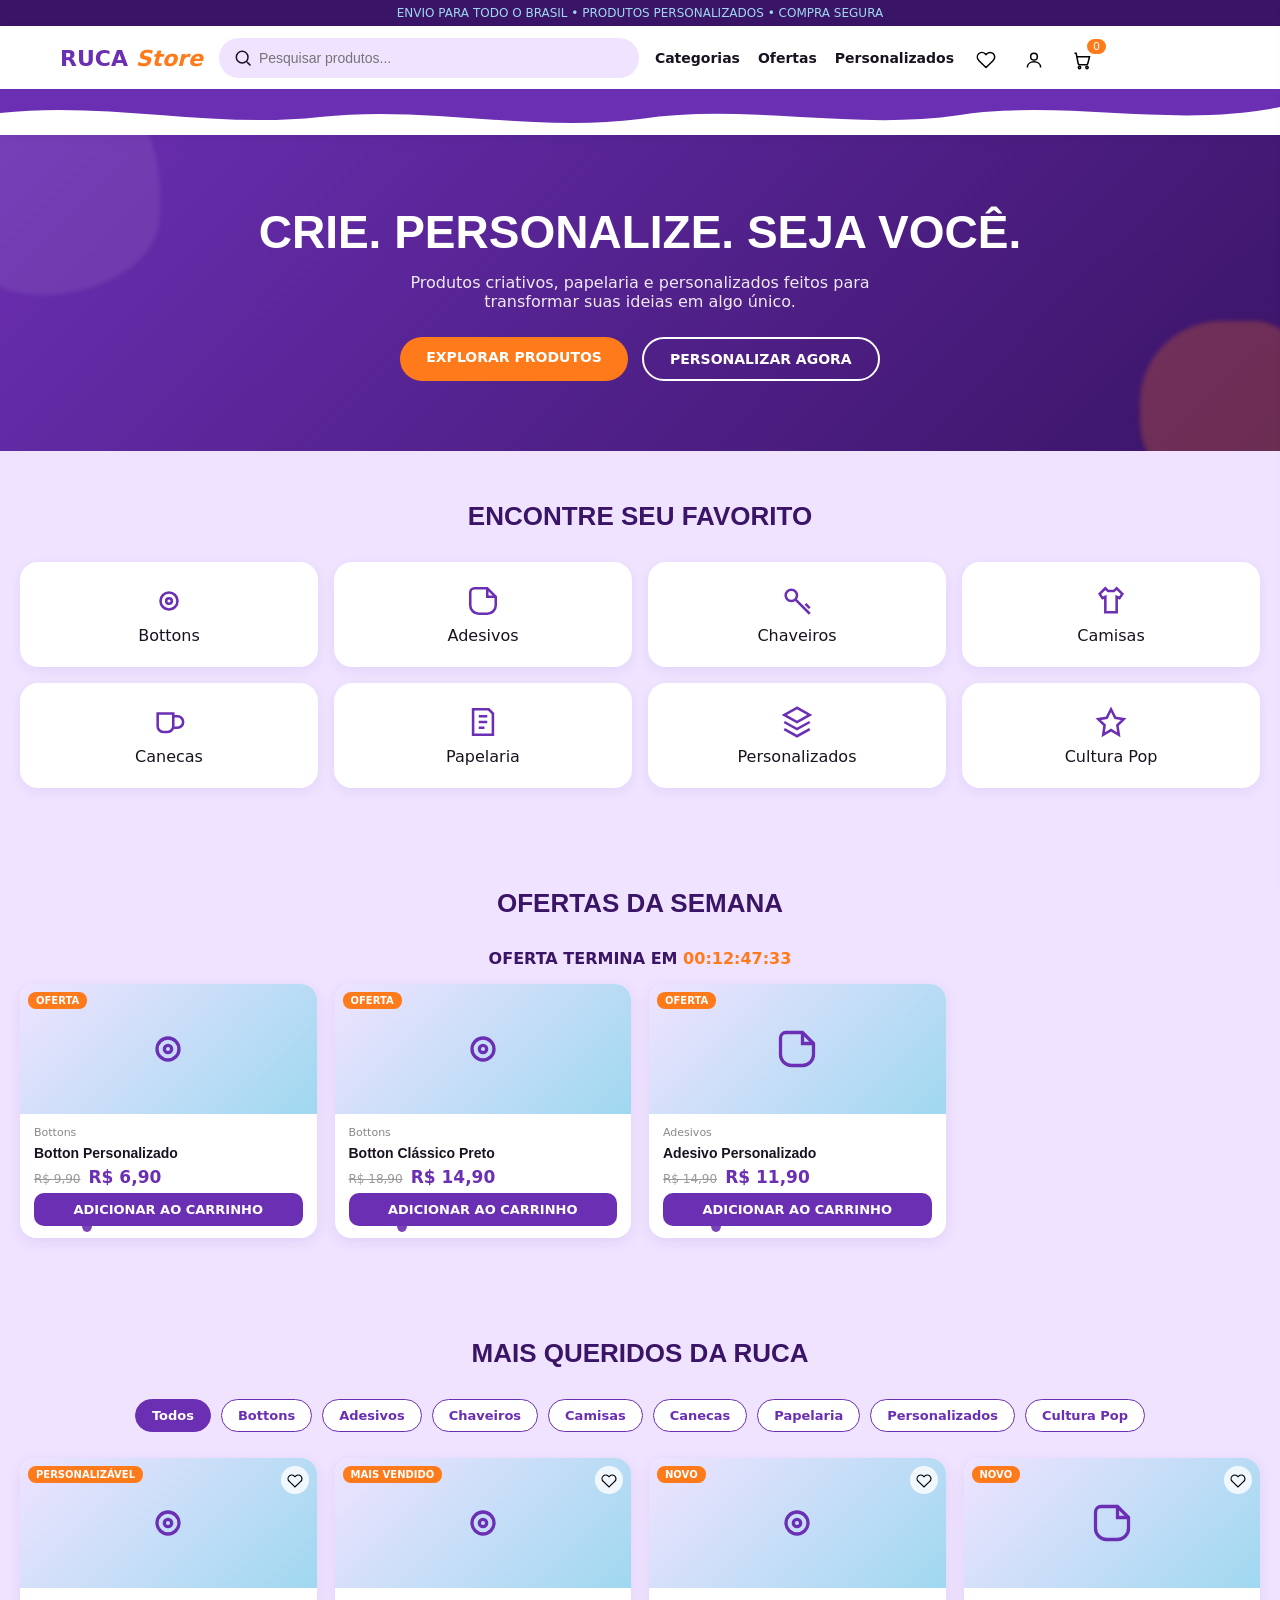
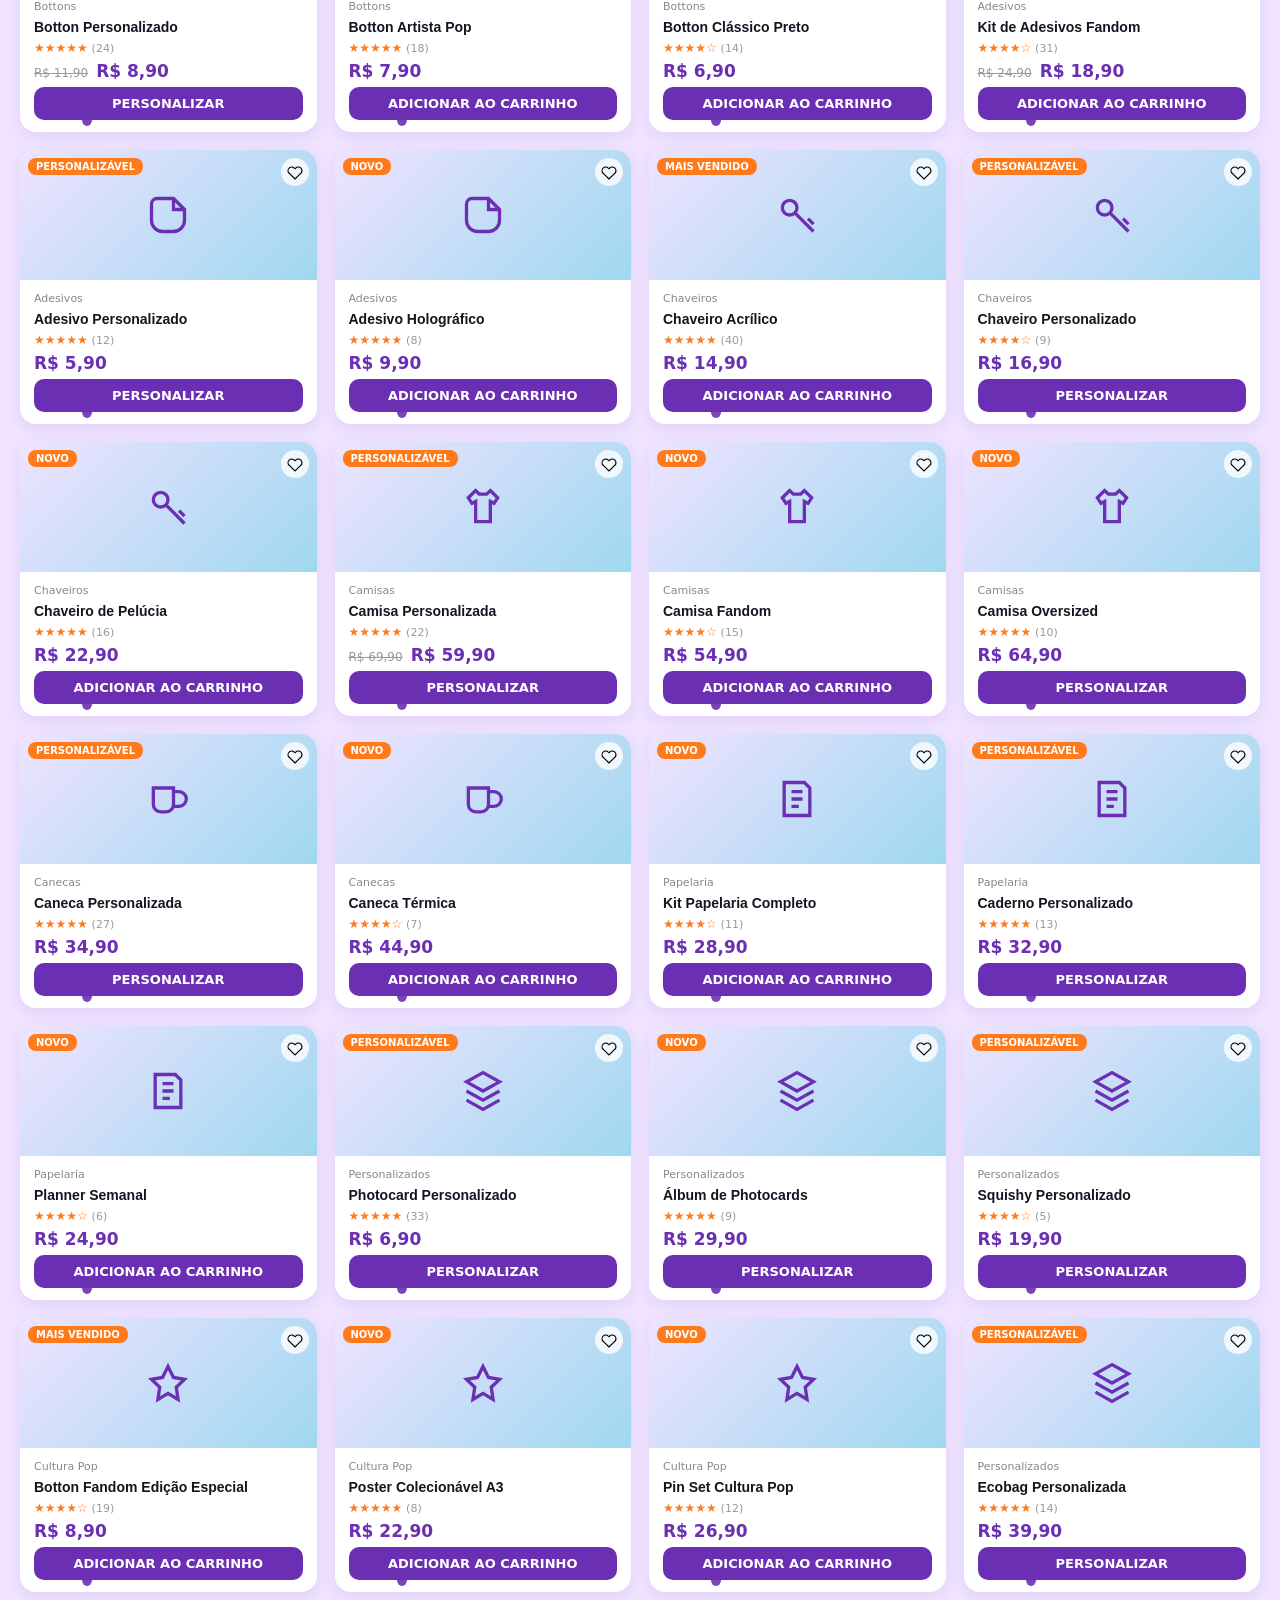
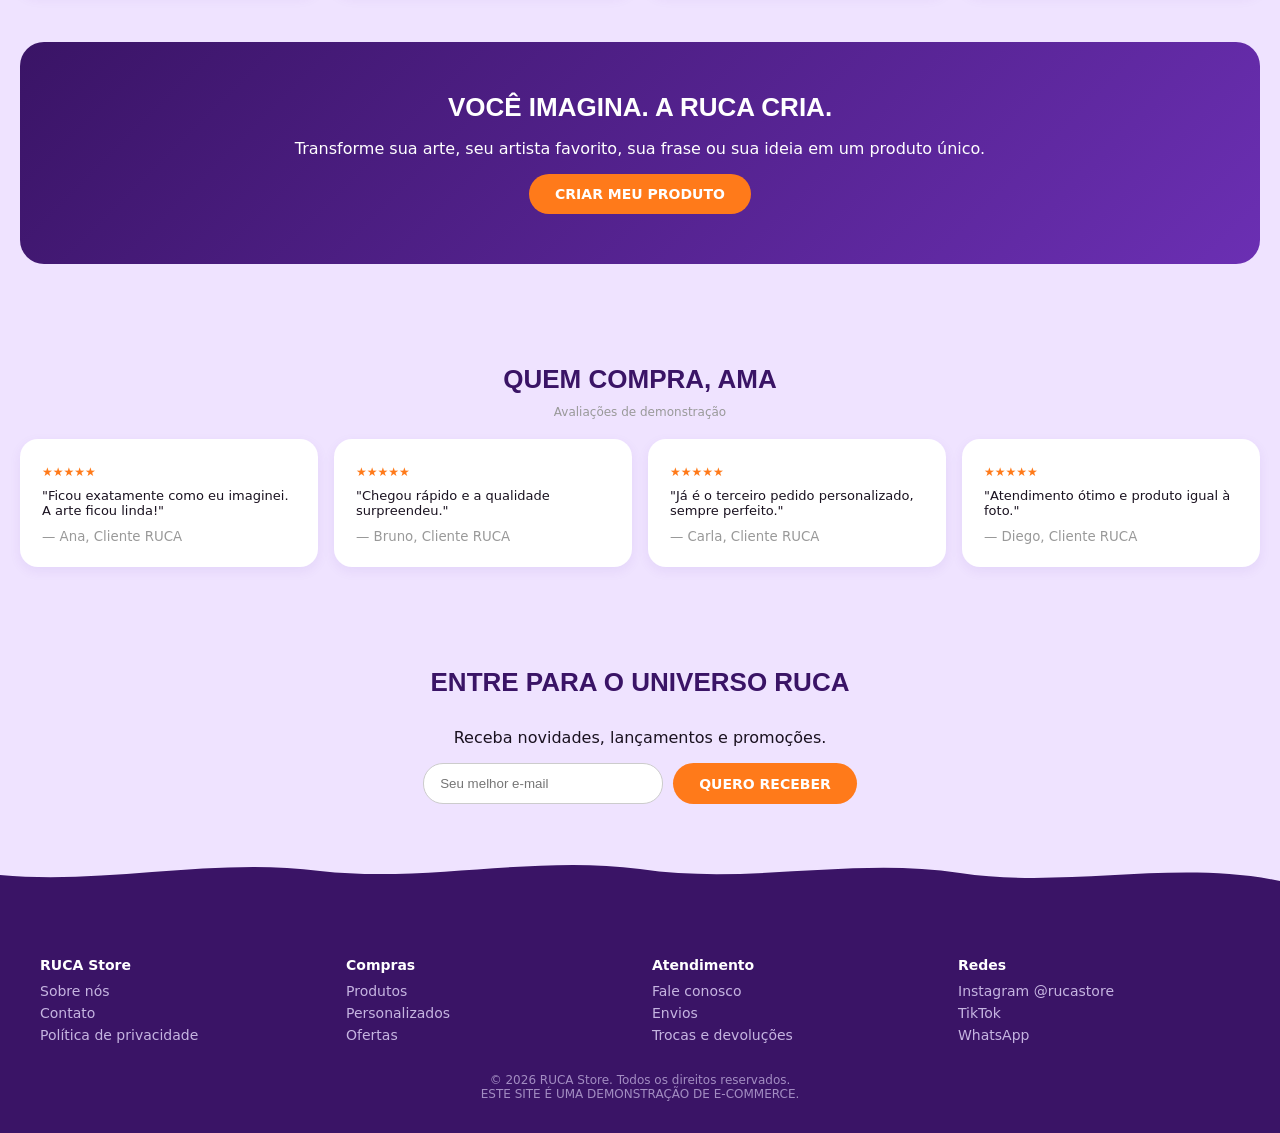
<file: index.html>
<!DOCTYPE html>
<html lang="pt-BR">
<head>
<meta charset="UTF-8">
<meta name="viewport" content="width=device-width, initial-scale=1, viewport-fit=cover">
<title>RUCA Store — Papelaria, Personalizados e Cultura Pop</title>
<meta name="description" content="Loja de papelaria, personalizados e cultura pop.">
<style>
:root{
  --purple:#6b2fb3; --purple-dark:#3a1466; --purple-soft:#efe3ff;
  --orange:#ff7a1a; --blue:#9fd8f0; --white:#fff; --black:#1a1220;
  box-sizing:border-box; padding-top:env(safe-area-inset-top,0px); padding-bottom:env(safe-area-inset-bottom,0px);
}
*{box-sizing:border-box}
html{scroll-behavior:smooth; scroll-padding-top:env(safe-area-inset-top,0px)}
body{margin:0;font-family:Poppins,system-ui,Arial,sans-serif;background:var(--purple-soft);color:var(--black)}
@font-face{font-family:'Fredoka';src:local('Arial')}
h1,h2,h3{font-family:'Poppins',sans-serif;margin:0}
img{max-width:100%}
a{text-decoration:none;color:inherit}
.wrap{max-width:1200px;margin:0 auto;padding:0 20px}
button{cursor:pointer;font-family:inherit;border:none}
.topbar{background:var(--purple-dark);color:var(--blue);font-size:12px;text-align:center;padding:6px 8px}
header{position:sticky;top:0;background:var(--white);z-index:50;box-shadow:0 2px 10px rgba(0,0,0,.06)}
.headrow{display:flex;align-items:center;gap:16px;padding:12px 20px;max-width:1200px;margin:0 auto}
.logo{font-weight:800;font-size:22px;color:var(--purple)}
.logo span{color:var(--orange);font-style:italic}
.search{flex:1;display:flex;align-items:center;background:var(--purple-soft);border-radius:20px;padding:6px 14px;max-width:420px}
.search input{border:none;background:none;flex:1;outline:none;padding:6px;font-size:14px}
nav{display:flex;gap:18px;font-size:14px;font-weight:600}
.icon-btn{position:relative;background:none;font-size:20px}
.badge-count{position:absolute;top:-6px;right:-8px;background:var(--orange);color:#fff;font-size:11px;border-radius:10px;padding:1px 6px}
.hero{position:relative;overflow:hidden;background:linear-gradient(135deg,var(--purple),var(--purple-dark));color:#fff;padding:70px 20px;text-align:center}
.blob{position:absolute;border-radius:50% 40% 60% 50%/50% 60% 40% 50%;background:rgba(255,255,255,.08);filter:blur(2px)}
.blob1{width:220px;height:220px;top:-60px;left:-60px}
.blob2{width:180px;height:180px;bottom:-50px;right:-40px;background:rgba(255,122,26,.25)}
.hero h1{font-size:clamp(28px,5vw,46px);margin-bottom:14px}
.hero p{max-width:520px;margin:0 auto 26px;opacity:.9}
.hero-btns{display:flex;gap:14px;justify-content:center;flex-wrap:wrap}
.btn{padding:12px 26px;border-radius:30px;font-weight:700;font-size:14px;transition:.2s}
.btn-orange{background:var(--orange);color:#fff}
.btn-orange:hover{transform:translateY(-2px);box-shadow:0 6px 16px rgba(255,122,26,.4)}
.btn-outline{background:transparent;border:2px solid #fff;color:#fff}
section{padding:50px 20px}
.section-title{text-align:center;font-size:26px;margin-bottom:30px;color:var(--purple-dark)}
.cats{display:grid;grid-template-columns:repeat(4,1fr);gap:16px}
.cat-card{background:#fff;border-radius:18px;padding:20px;text-align:center;box-shadow:0 4px 12px rgba(107,47,179,.08);transition:.25s;border:2px solid transparent}
.cat-card:hover{transform:translateY(-4px);border-color:var(--blue);box-shadow:0 10px 20px rgba(107,47,179,.15)}
.cat-emoji{font-size:34px;margin-bottom:8px}
.filters{display:flex;gap:10px;flex-wrap:wrap;justify-content:center;margin-bottom:26px}
.chip{padding:8px 16px;border-radius:20px;background:#fff;border:1px solid var(--purple);color:var(--purple);font-size:13px;font-weight:600}
.chip.active{background:var(--purple);color:#fff}
.products{display:grid;grid-template-columns:repeat(4,1fr);gap:18px}
.card{background:#fff;border-radius:16px;overflow:hidden;box-shadow:0 4px 14px rgba(107,47,179,.1);display:flex;flex-direction:column;transition:.2s}
.card:hover{transform:translateY(-4px)}
.card-img{height:130px;background:linear-gradient(135deg,var(--purple-soft),var(--blue));display:flex;align-items:center;justify-content:center;font-size:40px;position:relative}
.badge{position:absolute;top:8px;left:8px;background:var(--orange);color:#fff;font-size:10px;font-weight:700;padding:3px 8px;border-radius:8px}
.fav-btn{position:absolute;top:8px;right:8px;background:rgba(255,255,255,.8);border-radius:50%;width:28px;height:28px;font-size:14px}
.card-body{padding:12px 14px;display:flex;flex-direction:column;gap:6px;flex:1}
.card-body .cat{font-size:11px;color:#888}
.card-body h3{font-size:14px}
.stars{color:var(--orange);font-size:12px}
.price-row{display:flex;align-items:baseline;gap:8px}
.old{font-size:12px;color:#999;text-decoration:line-through}
.price{font-size:17px;font-weight:800;color:var(--purple)}
.add-btn{margin-top:auto;background:var(--purple);color:#fff;padding:9px;border-radius:10px;font-size:13px;font-weight:700}
.add-btn:hover{background:var(--purple-dark)}
.no-results{text-align:center;padding:40px;color:#666;grid-column:1/-1}
.custom-section{background:linear-gradient(135deg,var(--purple-dark),var(--purple));color:#fff;text-align:center;border-radius:24px;margin:0 20px 50px;padding:50px 20px}
.custom-section h2{font-size:26px;margin-bottom:10px}
.newsletter{background:var(--purple-soft);text-align:center}
.newsletter form{display:flex;justify-content:center;gap:10px;margin-top:16px;flex-wrap:wrap}
.newsletter input{padding:12px 16px;border-radius:20px;border:1px solid #ccc;min-width:240px}
footer{background:var(--purple-dark);color:#e8ddff;padding:40px 20px 20px;font-size:14px}
.foot-grid{display:grid;grid-template-columns:repeat(4,1fr);gap:24px;max-width:1200px;margin:0 auto}
.foot-grid h4{color:#fff;margin-bottom:10px}
.foot-grid a{display:block;opacity:.8;margin-bottom:6px}
.foot-note{text-align:center;opacity:.6;font-size:12px;margin-top:24px}
/* Cart drawer */
.overlay{position:fixed;inset:0;background:rgba(0,0,0,.4);display:none;z-index:90}
.overlay.show{display:block}
.drawer{position:fixed;top:0;right:-380px;width:360px;height:100%;background:#fff;z-index:100;transition:.3s;display:flex;flex-direction:column;box-shadow:-4px 0 20px rgba(0,0,0,.15)}
.drawer.open{right:0}
.drawer-head{padding:16px;border-bottom:1px solid #eee;display:flex;justify-content:space-between;align-items:center}
.drawer-items{flex:1;overflow-y:auto;padding:12px}
.cart-item{display:flex;gap:10px;padding:10px 0;border-bottom:1px solid #f0f0f0}
.cart-item .thumb{width:50px;height:50px;background:var(--purple-soft);border-radius:8px;display:flex;align-items:center;justify-content:center;font-size:22px}
.qty-ctrl{display:flex;align-items:center;gap:8px;margin-top:4px}
.qty-ctrl button{width:22px;height:22px;border-radius:6px;background:var(--purple-soft);color:var(--purple)}
.drawer-foot{padding:16px;border-top:1px solid #eee}
.row-line{display:flex;justify-content:space-between;font-size:13px;margin-bottom:6px}
.coupon-row{display:flex;gap:6px;margin:10px 0}
.coupon-row input{flex:1;padding:8px;border-radius:8px;border:1px solid #ccc}
/* Modal checkout */
.modal-bg{position:fixed;inset:0;background:rgba(0,0,0,.5);display:none;align-items:center;justify-content:center;z-index:200;padding:16px}
.modal-bg.show{display:flex}
.modal{background:#fff;border-radius:18px;max-width:420px;width:100%;padding:24px;max-height:90vh;overflow-y:auto}
.modal input,.modal select{width:100%;padding:10px;margin-bottom:10px;border-radius:8px;border:1px solid #ccc}
.toast-box{position:fixed;bottom:20px;left:50%;transform:translateX(-50%);z-index:300;display:flex;flex-direction:column;gap:8px}
.toast{background:var(--purple-dark);color:#fff;padding:10px 18px;border-radius:20px;font-size:13px;opacity:0;transform:translateY(10px);transition:.3s}
.toast.show{opacity:1;transform:translateY(0)}
@media(max-width:768px){
  .cats{grid-template-columns:repeat(2,1fr)}
  .products{grid-template-columns:repeat(2,1fr)}
  .foot-grid{grid-template-columns:repeat(2,1fr)}
  nav{display:none}
  .search{max-width:none}
  .drawer{width:100%;right:-100%}
  .headrow{padding:10px 12px;gap:8px}
  .logo{font-size:18px}
  section{padding:34px 14px}
  .hero{padding:44px 16px}
  .hero-btns{flex-direction:column;align-items:center}
  .btn{width:100%;max-width:280px;text-align:center}
}
@media(max-width:430px){
  .cats{grid-template-columns:repeat(2,1fr);gap:10px}
  .products{grid-template-columns:repeat(2,1fr);gap:10px}
  .card-img{height:110px}
  .card-img svg{width:34px!important;height:34px!important}
  .section-title{font-size:21px}
  .search input{font-size:13px}
  .icon-btn{font-size:0}
  .icon{width:22px;height:22px}
  .modal{border-radius:14px;padding:18px}
  .foot-grid{grid-template-columns:1fr 1fr;gap:16px}
}
@media(max-width:340px){
  .cats,.products{grid-template-columns:1fr}
}
.icon{width:20px;height:20px;stroke:currentColor;fill:none;stroke-width:1.8;vertical-align:middle}
.icon-fill{fill:currentColor;stroke:none}
.drip-divider{display:block;width:100%;height:46px;margin-top:-1px}
.drip-btn{position:relative}
.drip-btn::after{content:'';position:absolute;left:18%;bottom:-6px;width:10px;height:12px;background:inherit;border-radius:0 0 50% 50%;opacity:.9}
.swatch{width:30px;height:30px;border-radius:50%;border:3px solid #fff;box-shadow:0 0 0 1px #ddd;cursor:pointer;display:inline-block}
.swatch.active{box-shadow:0 0 0 3px var(--orange)}
.dropzone{border:2px dashed var(--purple);border-radius:12px;padding:16px;text-align:center;font-size:12px;color:var(--purple);background:var(--purple-soft);cursor:pointer}
@media(prefers-reduced-motion:reduce){*{transition:none!important;animation:none!important}}
</style>
</head>
<body>
<div class="topbar">ENVIO PARA TODO O BRASIL • PRODUTOS PERSONALIZADOS • COMPRA SEGURA</div>
<header>
  <div class="headrow">
    <a class="logo" href="#top">
      <!-- SUBSTITUA PELO ARQUIVO REAL DA LOGO: <img src="/assets/logo-ruca.png" alt="RUCA Store" height="36"> -->
      <!-- Versão circular para avatar/favicon: /assets/logo-ruca-round.png -->
      RUCA <span>Store</span>
    </a>
    <div class="search">
      <svg class="icon" viewBox="0 0 24 24"><circle cx="11" cy="11" r="7"/><line x1="21" y1="21" x2="16.65" y2="16.65"/></svg>
      <input id="searchInput" type="text" placeholder="Pesquisar produtos..." aria-label="Pesquisar produtos">
    </div>
    <nav><a href="#categorias">Categorias</a><a href="#ofertas">Ofertas</a><a href="#personalizar">Personalizados</a></nav>
    <button class="icon-btn" onclick="toggleFavPage()" aria-label="Favoritos"><svg class="icon" viewBox="0 0 24 24"><path d="M20.8 4.6a5.5 5.5 0 0 0-7.8 0L12 5.6l-1-1a5.5 5.5 0 0 0-7.8 7.8l1 1L12 21l7.8-7.6 1-1a5.5 5.5 0 0 0 0-7.8z"/></svg></button>
    <button class="icon-btn" onclick="openLogin()" aria-label="Entrar"><svg class="icon" viewBox="0 0 24 24"><circle cx="12" cy="8" r="4"/><path d="M4 21c0-4.4 3.6-7 8-7s8 2.6 8 7"/></svg></button>
    <button class="icon-btn" onclick="openCart()" aria-label="Abrir carrinho"><svg class="icon" viewBox="0 0 24 24"><circle cx="9" cy="21" r="1.4"/><circle cx="18" cy="21" r="1.4"/><path d="M3 4h2l2.4 12.2a2 2 0 0 0 2 1.6h7.6a2 2 0 0 0 2-1.6L21 8H6"/></svg><span class="badge-count" id="cartCount">0</span></button>
  </div>
  <svg class="drip-divider" viewBox="0 0 1200 46" preserveAspectRatio="none"><path fill="var(--purple)" d="M0,0 H1200 V18 C1100,40 1000,10 900,26 C800,42 700,14 600,30 C500,44 400,16 300,28 C200,40 100,12 0,24 Z"/></svg>
</header>

<section class="hero" id="top">
  <div class="blob blob1"></div><div class="blob blob2"></div>
  <h1>CRIE. PERSONALIZE. SEJA VOCÊ.</h1>
  <p>Produtos criativos, papelaria e personalizados feitos para transformar suas ideias em algo único.</p>
  <div class="hero-btns">
    <a class="btn btn-orange" href="#produtos">EXPLORAR PRODUTOS</a>
    <a class="btn btn-outline" href="#personalizar">PERSONALIZAR AGORA</a>
  </div>
</section>

<section id="categorias">
  <h2 class="section-title">ENCONTRE SEU FAVORITO</h2>
  <div class="cats" id="catsGrid"></div>
</section>

<section id="ofertas" style="background:var(--purple-soft)">
  <h2 class="section-title">OFERTAS DA SEMANA</h2>
  <p style="text-align:center;font-weight:700;color:var(--purple-dark)">OFERTA TERMINA EM <span id="countdown" style="color:var(--orange)">00:00:00:00</span></p>
  <div class="products" id="offersGrid"></div>
</section>

<section id="produtos">
  <h2 class="section-title">MAIS QUERIDOS DA RUCA</h2>
  <div class="filters" id="filterChips"></div>
  <div class="products" id="productsGrid"></div>
</section>

<div class="custom-section" id="personalizar">
  <h2>VOCÊ IMAGINA. A RUCA CRIA.</h2>
  <p>Transforme sua arte, seu artista favorito, sua frase ou sua ideia em um produto único.</p>
  <button class="btn btn-orange" onclick="showToast('Personalização em breve — demonstração!')">CRIAR MEU PRODUTO</button>
</div>

<section>
  <h2 class="section-title">QUEM COMPRA, AMA</h2>
  <p style="text-align:center;font-size:12px;color:#999;margin-top:-20px;margin-bottom:20px">Avaliações de demonstração</p>
  <div class="cats" id="reviewsGrid"></div>
</section>

<section class="newsletter">
  <h2 class="section-title">ENTRE PARA O UNIVERSO RUCA</h2>
  <p>Receba novidades, lançamentos e promoções.</p>
  <form onsubmit="event.preventDefault();showToast('Cadastro realizado para demonstração!');this.reset()">
    <input type="email" required placeholder="Seu melhor e-mail">
    <button class="btn btn-orange" type="submit">QUERO RECEBER</button>
  </form>
</section>

<svg class="drip-divider" viewBox="0 0 1200 46" preserveAspectRatio="none" style="margin-bottom:-1px"><path fill="var(--purple-dark)" d="M0,46 H1200 V28 C1100,6 1000,36 900,20 C800,4 700,32 600,16 C500,2 400,30 300,18 C200,4 100,32 0,22 Z"/></svg>
<footer>
  <div class="foot-grid">
    <div><h4>RUCA Store</h4><a href="#">Sobre nós</a><a href="#">Contato</a><a href="#">Política de privacidade</a></div>
    <div><h4>Compras</h4><a href="#produtos">Produtos</a><a href="#personalizar">Personalizados</a><a href="#ofertas">Ofertas</a></div>
    <div><h4>Atendimento</h4><a href="#">Fale conosco</a><a href="#">Envios</a><a href="#">Trocas e devoluções</a></div>
    <div><h4>Redes</h4><a href="https://instagram.com/rucastore" target="_blank" rel="noopener">Instagram @rucastore</a><a href="#">TikTok</a><a href="#">WhatsApp</a></div>
  </div>
  <p class="foot-note">© 2026 RUCA Store. Todos os direitos reservados.<br>ESTE SITE É UMA DEMONSTRAÇÃO DE E-COMMERCE.</p>
</footer>

<!-- Carrinho -->
<div class="overlay" id="overlay" onclick="closeCart()"></div>
<div class="drawer" id="drawer">
  <div class="drawer-head"><strong style="display:flex;align-items:center;gap:8px;color:var(--purple)"><svg class="icon" viewBox="0 0 24 24"><circle cx="9" cy="21" r="1.4"/><circle cx="18" cy="21" r="1.4"/><path d="M3 4h2l2.4 12.2a2 2 0 0 0 2 1.6h7.6a2 2 0 0 0 2-1.6L21 8H6"/></svg>SEU CARRINHO</strong><button onclick="closeCart()" aria-label="Fechar" style="background:none;font-size:20px">×</button></div>
  <div class="drawer-items" id="cartItems"></div>
  <div class="drawer-foot">
    <div class="coupon-row"><input id="cepInput" placeholder="Seu CEP" maxlength="9"><button class="btn btn-orange" onclick="calcShipping()">CALCULAR FRETE</button></div>
    <div id="shippingOptions" style="font-size:12px;margin-bottom:8px"></div>
    <div class="coupon-row"><input id="couponInput" placeholder="Tem um cupom? (RUCA10)"><button class="btn btn-orange" onclick="applyCoupon()">OK</button></div>
    <div class="row-line"><span>Subtotal</span><span id="subtotal">R$ 0,00</span></div>
    <div class="row-line"><span>Desconto</span><span id="discountLine">R$ 0,00</span></div>
    <div class="row-line"><span>Frete</span><span id="shippingLine">R$ 12,90</span></div>
    <div class="row-line" style="font-weight:800;font-size:16px"><span>Total</span><span id="totalLine">R$ 0,00</span></div>
    <button class="btn btn-orange" style="width:100%;margin-top:8px" onclick="openCheckout()">FINALIZAR COMPRA</button>
  </div>
</div>

<!-- Checkout -->
<div class="modal-bg" id="checkoutModal">
  <div class="modal">
    <h3 style="margin-bottom:14px">Checkout (demonstração)</h3>
    <form id="checkoutForm" onsubmit="finishOrder(event)">
      <input required placeholder="Nome completo">
      <input required type="email" placeholder="E-mail">
      <input required placeholder="CEP">
      <input required placeholder="Endereço e número">
      <select><option>PIX</option><option>Cartão</option><option>Boleto</option></select>
      <p style="font-size:12px;color:#888;margin:-4px 0 10px">Modo demonstração — nenhum pagamento será processado.</p>
      <div style="display:flex;gap:10px">
        <button type="button" class="btn btn-outline" style="border-color:var(--purple);color:var(--purple);flex:1" onclick="closeCheckout()">Cancelar</button>
        <button type="submit" class="btn btn-orange" style="flex:1">FINALIZAR PEDIDO</button>
      </div>
    </form>
  </div>
</div>

<!-- Login -->
<div class="modal-bg" id="loginModal">
  <div class="modal">
    <h3 style="margin-bottom:14px">Entrar (demonstração)</h3>
    <form onsubmit="doLogin(event)">
      <input required type="email" placeholder="E-mail">
      <input required type="password" placeholder="Senha">
      <button type="submit" class="btn btn-orange" style="width:100%">ENTRAR</button>
    </form>
    <p style="font-size:12px;margin-top:10px"><a href="#" onclick="showToast('Recuperação em breve — demonstração!')">Esqueci minha senha</a> · <a href="#" onclick="showToast('Cadastro em breve — demonstração!')">Criar conta</a></p>
    <button class="btn btn-outline" style="border-color:var(--purple);color:var(--purple);width:100%;margin-top:6px" onclick="closeLogin()">Fechar</button>
  </div>
</div>

<!-- Produto / Personalização -->
<div class="modal-bg" id="productModal">
  <div class="modal" id="productModalBody"></div>
</div>

<div class="toast-box" id="toastBox"></div>

<script>
const CATS = [
  {name:'Bottons',emoji:'📌'},{name:'Adesivos',emoji:'✨'},{name:'Chaveiros',emoji:'🔑'},
  {name:'Camisas',emoji:'👕'},{name:'Canecas',emoji:'☕'},{name:'Papelaria',emoji:'📝'},
  {name:'Personalizados',emoji:'🎨'},{name:'Cultura Pop',emoji:'⭐'}
];
const SIZES=['P','M','G','GG'];
const COLORS=[{n:'Preto',h:'#1a1220'},{n:'Branco',h:'#ffffff'},{n:'Roxo',h:'#6b2fb3'},{n:'Azul',h:'#9fd8f0'}];
const PRODUCTS = [
  {id:1,name:'Botton Personalizado',category:'Bottons',price:8.90,oldPrice:11.90,rating:5,reviews:24,badge:'PERSONALIZÁVEL',customizable:true,material:'Metal + papel fotográfico',size:'4,5cm',prazo:'2 dias úteis',desc:'Personalize com sua arte, foto ou frase favorita. Acabamento brilhante e resistente a arranhões.',care:'Não lavar. Evitar contato prolongado com água.',rev:[{n:'Ana',t:'Ficou exatamente como eu imaginei!'},{n:'Bruno',t:'Qualidade ótima, chegou rápido.'}]},
  {id:2,name:'Botton Artista Pop',category:'Bottons',price:7.90,rating:5,reviews:18,badge:'MAIS VENDIDO',customizable:false,material:'Metal',size:'4,5cm',prazo:'Envio imediato',desc:'Estampa exclusiva inspirada na cultura pop, ideal para mochilas e jaquetas.',care:'Não lavar.',rev:[{n:'Carla',t:'Lindo, uso todo dia na mochila.'}]},
  {id:3,name:'Botton Clássico Preto',category:'Bottons',price:6.90,rating:4,reviews:14,badge:'NOVO',customizable:false,material:'Metal',size:'3,8cm',prazo:'Envio imediato',desc:'Design minimalista para combinar com qualquer look.',care:'Não lavar.',rev:[{n:'Diego',t:'Simples e bonito.'}]},
  {id:4,name:'Kit de Adesivos Fandom',category:'Adesivos',price:18.90,oldPrice:24.90,rating:4,reviews:31,badge:'NOVO',customizable:false,material:'Vinil',size:'Kit com 10',prazo:'Envio imediato',desc:'Kit com 10 adesivos temáticos de alta qualidade, resistentes à água e ao sol.',care:'Lavável, resistente à água.',rev:[{n:'Elisa',t:'As cores são muito vivas!'}]},
  {id:5,name:'Adesivo Personalizado',category:'Adesivos',price:5.90,rating:5,reviews:12,badge:'PERSONALIZÁVEL',customizable:true,material:'Vinil',size:'8x8cm',prazo:'2 dias úteis',desc:'Envie sua arte e transforme em adesivo resistente à água, perfeito para garrafas e cadernos.',care:'Lavável.',rev:[{n:'Fábio',t:'Perfeito para minha garrafa.'}]},
  {id:6,name:'Adesivo Holográfico',category:'Adesivos',price:9.90,rating:5,reviews:8,badge:'NOVO',customizable:false,material:'Vinil holográfico',size:'6x6cm',prazo:'Envio imediato',desc:'Efeito holográfico que brilha em diferentes ângulos de luz.',care:'Lavável.',rev:[{n:'Giulia',t:'Brilha muito bonito ao sol!'}]},
  {id:7,name:'Chaveiro Acrílico',category:'Chaveiros',price:14.90,rating:5,reviews:40,badge:'MAIS VENDIDO',customizable:false,material:'Acrílico',size:'5cm',prazo:'Envio imediato',desc:'Chaveiro em acrílico transparente com estampa colorida e brilho intenso.',care:'Evitar quedas de altura.',rev:[{n:'Hugo',t:'Muito resistente, uso todo dia.'}]},
  {id:8,name:'Chaveiro Personalizado',category:'Chaveiros',price:16.90,rating:4,reviews:9,badge:'PERSONALIZÁVEL',customizable:true,material:'Acrílico',size:'5cm',prazo:'2 dias úteis',desc:'Crie um chaveiro único com sua foto, arte ou frase gravada.',care:'Evitar quedas.',rev:[{n:'Iara',t:'Fiz com a foto do meu cachorro, amei!'}]},
  {id:9,name:'Chaveiro de Pelúcia',category:'Chaveiros',price:22.90,rating:5,reviews:16,badge:'NOVO',customizable:false,material:'Pelúcia',size:'8cm',prazo:'Envio imediato',desc:'Chaveiro fofinho e macio, ótimo para presentear.',care:'Lavar à mão.',rev:[{n:'João',t:'Super fofo, minha filha amou.'}]},
  {id:10,name:'Camisa Personalizada',category:'Camisas',price:59.90,oldPrice:69.90,rating:5,reviews:22,badge:'PERSONALIZÁVEL',customizable:true,material:'100% algodão',size:'P ao GG',prazo:'4 dias úteis',desc:'Camisa 100% algodão com estampa personalizada de alta durabilidade.',care:'Lavar do avesso, água fria.',rev:[{n:'Karen',t:'Tecido ótimo, estampa não desbotou.'}]},
  {id:11,name:'Camisa Fandom',category:'Camisas',price:54.90,rating:4,reviews:15,badge:'NOVO',customizable:false,material:'100% algodão',size:'P ao GG',prazo:'Envio imediato',desc:'Estampa exclusiva de cultura pop, corte unissex confortável.',care:'Lavar do avesso.',rev:[{n:'Lucas',t:'Caimento perfeito.'}]},
  {id:12,name:'Camisa Oversized',category:'Camisas',price:64.90,rating:5,reviews:10,badge:'NOVO',customizable:true,material:'Algodão premium',size:'Único (oversized)',prazo:'4 dias úteis',desc:'Modelagem oversized confortável, ideal para o dia a dia.',care:'Lavar do avesso, água fria.',rev:[{n:'Marina',t:'Modelagem incrível, super confortável.'}]},
  {id:13,name:'Caneca Personalizada',category:'Canecas',price:34.90,rating:5,reviews:27,badge:'PERSONALIZÁVEL',customizable:true,material:'Cerâmica',size:'325ml',prazo:'3 dias úteis',desc:'Caneca de cerâmica com sua arte ou foto, resistente a micro-ondas e lava-louças.',care:'Pode lavar na lava-louças.',rev:[{n:'Nicolas',t:'Ficou show, uso no trabalho.'}]},
  {id:14,name:'Caneca Térmica',category:'Canecas',price:44.90,rating:4,reviews:7,badge:'NOVO',customizable:false,material:'Aço inox',size:'400ml',prazo:'Envio imediato',desc:'Mantém a bebida quente por até 6 horas.',care:'Lavar à mão.',rev:[{n:'Otávio',t:'Mantém o café quente por horas.'}]},
  {id:15,name:'Kit Papelaria Completo',category:'Papelaria',price:28.90,rating:4,reviews:11,badge:'NOVO',customizable:false,material:'Papel premium',size:'Kit completo',prazo:'Envio imediato',desc:'Kit com caderno pontilhado, marcadores coloridos e clips decorados.',care:'Manter longe de umidade.',rev:[{n:'Paula',t:'Papel de ótima qualidade.'}]},
  {id:16,name:'Caderno Personalizado',category:'Papelaria',price:32.90,rating:5,reviews:13,badge:'PERSONALIZÁVEL',customizable:true,material:'Capa dura + papel 90g',size:'A5',prazo:'3 dias úteis',desc:'Caderno com capa personalizada, ideal para presentear.',care:'Manter longe de umidade.',rev:[{n:'Quésia',t:'Capa ficou linda com minha foto.'}]},
  {id:17,name:'Planner Semanal',category:'Papelaria',price:24.90,rating:4,reviews:6,badge:'NOVO',customizable:false,material:'Papel offset',size:'A5',prazo:'Envio imediato',desc:'Organize sua semana com estilo e criatividade.',care:'Manter longe de umidade.',rev:[{n:'Rafael',t:'Me ajuda a organizar a rotina.'}]},
  {id:18,name:'Photocard Personalizado',category:'Personalizados',price:6.90,rating:5,reviews:33,badge:'PERSONALIZÁVEL',customizable:true,material:'Papel fotográfico',size:'5,4x8,6cm',prazo:'2 dias úteis',desc:'Photocard com acabamento fosco ou brilhante, sua imagem favorita em alta definição.',care:'Manter em porta-cards.',rev:[{n:'Sara',t:'Qualidade de impressão excelente.'}]},
  {id:19,name:'Álbum de Photocards',category:'Personalizados',price:29.90,rating:5,reviews:9,badge:'NOVO',customizable:true,material:'PVC + papel',size:'6x9cm (32 páginas)',prazo:'3 dias úteis',desc:'Álbum para guardar e organizar seus photocards favoritos.',care:'Manter fechado.',rev:[{n:'Thiago',t:'Cabe muitos cards, adorei.'}]},
  {id:20,name:'Squishy Personalizado',category:'Personalizados',price:19.90,rating:4,reviews:5,badge:'PERSONALIZÁVEL',customizable:true,material:'Espuma PU',size:'10cm',prazo:'4 dias úteis',desc:'Squishy macio com sua estampa favorita, ótimo para descontrair.',care:'Não lavar.',rev:[{n:'Ursula',t:'Super macio e fofo.'}]},
  {id:21,name:'Botton Fandom Edição Especial',category:'Cultura Pop',price:8.90,rating:4,reviews:19,badge:'MAIS VENDIDO',customizable:false,material:'Metal',size:'4,5cm',prazo:'Envio imediato',desc:'Estampa de coleção inspirada na cultura pop, peça de edição limitada.',care:'Não lavar.',rev:[{n:'Vitor',t:'Peça de coleção linda.'}]},
  {id:22,name:'Poster Colecionável A3',category:'Cultura Pop',price:22.90,rating:5,reviews:8,badge:'NOVO',customizable:false,material:'Papel fotográfico 200g',size:'A3',prazo:'Envio imediato',desc:'Poster de alta definição para decorar seu quarto ou estúdio.',care:'Manter longe do sol direto.',rev:[{n:'Wesley',t:'Cores vibrantes, qualidade top.'}]},
  {id:23,name:'Pin Set Cultura Pop',category:'Cultura Pop',price:26.90,rating:5,reviews:12,badge:'NOVO',customizable:false,material:'Metal esmaltado',size:'Kit com 5',prazo:'Envio imediato',desc:'Conjunto de pins esmaltados para colecionar e trocar.',care:'Não lavar.',rev:[{n:'Yasmin',t:'Kit lindo, vem bem embalado.'}]},
  {id:24,name:'Ecobag Personalizada',category:'Personalizados',price:39.90,rating:5,reviews:14,badge:'PERSONALIZÁVEL',customizable:true,material:'Lona 100% algodão',size:'40x35cm',prazo:'3 dias úteis',desc:'Ecobag resistente com sua estampa exclusiva, ótima para o dia a dia.',care:'Lavar à mão.',rev:[{n:'Zeca',t:'Muito resistente e bonita.'}]}
];
const ICONS = {
  Bottons:'<circle cx="12" cy="12" r="6"/><circle cx="12" cy="12" r="2"/>',
  Adesivos:'<path d="M6 3h9l6 6v6a6 6 0 0 1-6 6H9a6 6 0 0 1-6-6V6a3 3 0 0 1 3-3z"/><path d="M15 3v6h6"/>',
  Chaveiros:'<circle cx="8" cy="8" r="4"/><path d="M11 11 21 21M16 16l3 3M18 14l3 3"/>',
  Camisas:'<path d="M8 3 4 7l2 3 2-1v11h8V9l2 1 2-3-4-4-2 2h-4z"/>',
  Canecas:'<path d="M4 6h11v9a4 4 0 0 1-4 4H8a4 4 0 0 1-4-4z"/><path d="M15 8h3a2 2 0 0 1 0 8h-3"/>',
  Papelaria:'<path d="M5 3h11l3 3v15H5z"/><path d="M9 8h6M9 12h6M9 16h4"/>',
  Personalizados:'<path d="M12 2 3 7l9 5 9-5-9-5z"/><path d="M3 12l9 5 9-5M3 17l9 5 9-5"/>',
  'Cultura Pop':'<path d="M12 3l3 6 6 1-4.5 4.3L17.5 21 12 17.7 6.5 21 7.5 14.3 3 10l6-1z"/>'
};
function catIcon(cat,size=34){return `<svg class="icon" style="width:${size}px;height:${size}px" viewBox="0 0 24 24">${ICONS[cat]||ICONS['Cultura Pop']}</svg>`;}
function favIcon(active){return `<svg class="icon" style="width:16px;height:16px;${active?'fill:var(--orange);stroke:var(--orange)':''}" viewBox="0 0 24 24"><path d="M20.8 4.6a5.5 5.5 0 0 0-7.8 0L12 5.6l-1-1a5.5 5.5 0 0 0-7.8 7.8l1 1L12 21l7.8-7.6 1-1a5.5 5.5 0 0 0 0-7.8z"/></svg>`;}
function isFav(id){return getFavs().includes(id)}
function getFavs(){try{return JSON.parse(localStorage.getItem('ruca_favs')||'[]')}catch{return[]}}
const OFFERS=[{...PRODUCTS[0],price:6.90,oldPrice:9.90},{...PRODUCTS[2],price:14.90,oldPrice:18.90},{...PRODUCTS[4],price:11.90,oldPrice:14.90}];
document.getElementById('offersGrid').innerHTML=OFFERS.map(p=>`<div class="card"><div class="card-img" style="color:var(--purple)"><span class="badge">OFERTA</span>${catIcon(p.category,44)}</div><div class="card-body"><span class="cat">${p.category}</span><h3>${p.name}</h3><div class="price-row"><span class="old">R$ ${p.oldPrice.toFixed(2).replace('.',',')}</span><span class="price">R$ ${p.price.toFixed(2).replace('.',',')}</span></div><button class="add-btn drip-btn" onclick="addToCart(${p.id})">ADICIONAR AO CARRINHO</button></div></div>`).join('');
const REVIEWS=[{n:'Ana',t:'Ficou exatamente como eu imaginei. A arte ficou linda!'},{n:'Bruno',t:'Chegou rápido e a qualidade surpreendeu.'},{n:'Carla',t:'Já é o terceiro pedido personalizado, sempre perfeito.'},{n:'Diego',t:'Atendimento ótimo e produto igual à foto.'}];
document.getElementById('reviewsGrid').innerHTML=REVIEWS.map(r=>`<div class="cat-card" style="text-align:left"><span class="stars">★★★★★</span><p style="font-size:13px;margin:8px 0">"${r.t}"</p><small style="color:#999">— ${r.n}, Cliente RUCA</small></div>`).join('');
// Countdown de ofertas (demonstração)
let offerEnd=Date.now()+ (12*3600+47*60+35)*1000;
setInterval(()=>{
  let diff=Math.max(0,offerEnd-Date.now());
  const d=Math.floor(diff/86400000),h=Math.floor(diff%86400000/3600000),m=Math.floor(diff%3600000/60000),s=Math.floor(diff%60000/1000);
  document.getElementById('countdown').textContent=[d,h,m,s].map(x=>String(x).padStart(2,'0')).join(':');
},1000);

const ICONS_UNUSED_REMOVED = null;
const catsGrid=document.getElementById('catsGrid');

catsGrid.innerHTML=CATS.map(c=>`<div class="cat-card" role="button" tabindex="0" onclick="filterByCat('${c.name}')"><div style="color:var(--purple);margin-bottom:8px">${catIcon(c.name)}</div><div>${c.name}</div></div>`).join('');

let activeCat='Todos';
const filterChips=document.getElementById('filterChips');
function renderChips(){
  const cats=['Todos',...new Set(PRODUCTS.map(p=>p.category))];
  filterChips.innerHTML=cats.map(c=>`<button class="chip ${c===activeCat?'active':''}" onclick="filterByCat('${c}')">${c}</button>`).join('');
}
function filterByCat(c){activeCat=c;renderChips();renderProducts();}
renderChips();

function stars(n){return '★'.repeat(n)+'☆'.repeat(5-n);}
function favIcon(active){return `<svg class="icon" style="width:16px;height:16px;${active?'fill:var(--orange);stroke:var(--orange)':''}" viewBox="0 0 24 24"><path d="M20.8 4.6a5.5 5.5 0 0 0-7.8 0L12 5.6l-1-1a5.5 5.5 0 0 0-7.8 7.8l1 1L12 21l7.8-7.6 1-1a5.5 5.5 0 0 0 0-7.8z"/></svg>`;}

function renderProducts(){
  const q=document.getElementById('searchInput').value.trim().toLowerCase();
  let list=PRODUCTS.filter(p=>(activeCat==='Todos'||p.category===activeCat)&&(p.name.toLowerCase().includes(q)||p.category.toLowerCase().includes(q)));
  const grid=document.getElementById('productsGrid');
  if(list.length===0){grid.innerHTML='<div class="no-results">Nenhum produto encontrado. <button class="chip" onclick="document.getElementById(\'searchInput\').value=\'\';filterByCat(\'Todos\')">Limpar pesquisa</button></div>';return;}
  grid.innerHTML=list.map(p=>`
    <div class="card">
      <div class="card-img" onclick="openProduct(${p.id})" style="cursor:pointer;color:var(--purple)">${p.badge?`<span class="badge">${p.badge}</span>`:''}<button class="fav-btn" onclick="event.stopPropagation();toggleFav(${p.id},this)" aria-label="Favoritar">${favIcon(isFav(p.id))}</button>${catIcon(p.category,44)}</div>
      <div class="card-body">
        <span class="cat">${p.category}</span>
        <h3 onclick="openProduct(${p.id})" style="cursor:pointer">${p.name}</h3>
        <span class="stars">${stars(p.rating)} <span style="color:#999;font-size:11px">(${p.reviews})</span></span>
        <div class="price-row">${p.oldPrice?`<span class="old">R$ ${p.oldPrice.toFixed(2).replace('.',',')}</span>`:''}<span class="price">R$ ${p.price.toFixed(2).replace('.',',')}</span></div>
        <button class="add-btn drip-btn" onclick="p_id=${p.id};${p.customizable?`openProduct(${p.id})`:`addToCart(${p.id})`}">${p.customizable?'PERSONALIZAR':'ADICIONAR AO CARRINHO'}</button>
      </div>
    </div>`).join('');
}
document.getElementById('searchInput').addEventListener('input',renderProducts);
renderProducts();

// Favoritos
function getFavs(){try{return JSON.parse(localStorage.getItem('ruca_favs')||'[]')}catch{return[]}}
function isFav(id){return getFavs().includes(id)}
function toggleFav(id,btn){let f=getFavs();if(f.includes(id)){f=f.filter(x=>x!==id)}else{f.push(id)}localStorage.setItem('ruca_favs',JSON.stringify(f));renderProducts();}

// Carrinho
function getCart(){try{return JSON.parse(localStorage.getItem('ruca_cart')||'[]')}catch{return[]}}
function saveCart(c){localStorage.setItem('ruca_cart',JSON.stringify(c));renderCart();}
let couponPct=0;
function addToCart(id){
  let cart=getCart();const item=cart.find(i=>i.id===id);
  if(item){item.qty++}else{cart.push({id,qty:1})}
  saveCart(cart);showToast('✓ Produto adicionado ao carrinho');
}
function changeQty(id,delta){
  let cart=getCart();const item=cart.find(i=>i.id===id);if(!item)return;
  item.qty+=delta;if(item.qty<=0){cart=cart.filter(i=>i.id!==id);showToast('Produto removido.')}
  saveCart(cart);
}
function renderCart(){
  const cart=getCart();
  const count=cart.reduce((s,i)=>s+i.qty,0);
  document.getElementById('cartCount').textContent=count;
  const box=document.getElementById('cartItems');
  if(cart.length===0){box.innerHTML='<p style="text-align:center;color:#999;padding:30px">Seu carrinho está vazio.</p>';}
  else{
    box.innerHTML=cart.map(i=>{
      const p=PRODUCTS.find(pp=>pp.id===i.id);
      return `<div class="cart-item"><div class="thumb" style="color:var(--purple)">${catIcon(p.category,26)}</div><div style="flex:1"><div style="font-size:13px;font-weight:600">${p.name}</div>${i.custom?`<div style="font-size:11px;color:#888">${i.custom.size||''} ${i.custom.color||''} ${i.custom.text?'· "'+i.custom.text+'"':''}</div>`:''}<div style="font-size:13px;color:var(--purple)">R$ ${p.price.toFixed(2).replace('.',',')}</div><div class="qty-ctrl"><button onclick="changeQty(${p.id},-1)">−</button>${i.qty}<button onclick="changeQty(${p.id},1)">+</button></div></div></div>`;
    }).join('');
  }
  const subtotal=cart.reduce((s,i)=>{const p=PRODUCTS.find(pp=>pp.id===i.id);return s+p.price*i.qty},0);
  const discount=subtotal*couponPct;
  const shipping=cart.length?currentShipping:0;
  const total=subtotal-discount+shipping;
  document.getElementById('subtotal').textContent='R$ '+subtotal.toFixed(2).replace('.',',');
  document.getElementById('discountLine').textContent='- R$ '+discount.toFixed(2).replace('.',',');
  document.getElementById('shippingLine').textContent='R$ '+shipping.toFixed(2).replace('.',',');
  document.getElementById('totalLine').textContent='R$ '+total.toFixed(2).replace('.',',');
}
function applyCoupon(){
  const val=document.getElementById('couponInput').value.trim().toUpperCase();
  if(val==='RUCA10'){couponPct=0.10;showToast('Cupom aplicado! -10%');}
  else{couponPct=0;showToast('Cupom inválido.');}
  renderCart();
}
function openCart(){document.getElementById('drawer').classList.add('open');document.getElementById('overlay').classList.add('show');}
function closeCart(){document.getElementById('drawer').classList.remove('open');document.getElementById('overlay').classList.remove('show');}
renderCart();

// Checkout
function openCheckout(){
  if(getCart().length===0){showToast('Seu carrinho está vazio.');return;}
  document.getElementById('checkoutModal').classList.add('show');
}
function closeCheckout(){document.getElementById('checkoutModal').classList.remove('show');}
function finishOrder(e){
  e.preventDefault();
  const orderNum='#RUCA-2026-'+Math.floor(1000+Math.random()*9000);
  closeCheckout();closeCart();
  localStorage.removeItem('ruca_cart');
  couponPct=0;renderCart();
  showToast('PEDIDO DE DEMONSTRAÇÃO REALIZADO — '+orderNum);
}

// Produto / Personalização
function openProduct(id){
  const p=PRODUCTS.find(x=>x.id===id);
  const related=PRODUCTS.filter(x=>x.category===p.category&&x.id!==id).slice(0,2);
  document.getElementById('productModalBody').innerHTML=`
    <button onclick="closeProduct()" style="float:right;background:none;font-size:18px">×</button>
    <div style="color:var(--purple);text-align:center;background:radial-gradient(circle at 30% 30%,#fff,var(--purple-soft) 60%,var(--blue) 130%);border-radius:14px;padding:30px 0;box-shadow:inset 0 0 30px rgba(107,47,179,.15)">${catIcon(p.category,64)}</div>
    <h3 style="margin-top:12px">${p.name}</h3>
    <span class="stars">${stars(p.rating)} <small style="color:#999">(${p.reviews} avaliações)</small></span>
    <p style="font-size:13px;color:#555;margin:8px 0">${p.desc}</p>
    <p style="font-size:12px;color:#888">Material: ${p.material} · Tamanho: ${p.size} · Prazo de produção: ${p.prazo}</p>
    <p style="font-size:11px;color:#aaa">Cuidados: ${p.care}</p>
    <div class="price-row" style="margin:8px 0">${p.oldPrice?`<span class="old">R$ ${p.oldPrice.toFixed(2).replace('.',',')}</span>`:''}<span class="price" id="modalPrice">R$ ${p.price.toFixed(2).replace('.',',')}</span></div>
    ${p.customizable?`
    <div style="margin:14px 0;background:var(--purple-soft);border-radius:14px;padding:14px">
      <label style="font-size:12px;font-weight:700">Tamanho</label>
      <select id="optSize">${SIZES.map(s=>`<option>${s}</option>`).join('')}</select>
      <label style="font-size:12px;font-weight:700">Cor</label>
      <div style="display:flex;gap:8px;margin:6px 0 12px" id="colorSwatches">${COLORS.map((c,i)=>`<span class="swatch ${i===0?'active':''}" data-c="${c.n}" style="background:${c.h}" onclick="pickColor(this)"></span>`).join('')}</div>
      <label style="font-size:12px;font-weight:700">Sua imagem (demonstração)</label>
      <label class="dropzone" id="dropzoneLabel"><svg class="icon" viewBox="0 0 24 24" style="margin-bottom:4px"><path d="M12 16V4M7 9l5-5 5 5"/><path d="M4 16v3a2 2 0 0 0 2 2h12a2 2 0 0 0 2-2v-3"/></svg><br>Clique para enviar sua arte<input type="file" id="optFile" accept="image/*" style="display:none" onchange="document.getElementById('dropzoneLabel').firstChild.nextSibling.nodeValue='Arquivo selecionado: '+this.files[0]?.name"></label>
      <label style="font-size:12px;font-weight:700">Texto personalizado</label>
      <input type="text" id="optText" placeholder="Ex: Meu nome, frase, arte...">
      <label style="font-size:12px;font-weight:700">Observações</label>
      <input type="text" id="optObs" placeholder="Detalhes extras (opcional)">
    </div>`:''}
    <div class="qty-ctrl" style="margin:6px 0"><button onclick="modalQty=Math.max(1,modalQty-1);document.getElementById('modalQty').textContent=modalQty">−</button><span id="modalQty">1</span><button onclick="modalQty++;document.getElementById('modalQty').textContent=modalQty">+</button></div>
    <button class="btn btn-orange drip-btn" style="width:100%" onclick="addCustomToCart(${p.id})">${p.customizable?'ADICIONAR PERSONALIZADO AO CARRINHO':'ADICIONAR AO CARRINHO'}</button>
    ${related.length?`<p style="font-size:12px;font-weight:700;margin:14px 0 6px">VOCÊ TAMBÉM PODE GOSTAR</p><div style="display:flex;gap:8px">${related.map(r=>`<div style="flex:1;text-align:center;color:var(--purple);background:var(--purple-soft);border-radius:10px;padding:10px;cursor:pointer" onclick="openProduct(${r.id})">${catIcon(r.category,26)}<div style="font-size:10px;margin-top:4px">${r.name}</div></div>`).join('')}</div>`:''}
    <p style="font-size:12px;font-weight:700;margin:16px 0 6px">AVALIAÇÕES (demonstração)</p>
    ${p.rev.map(r=>`<div style="border-top:1px solid #eee;padding:8px 0"><span class="stars">${stars(p.rating)}</span><p style="font-size:12px;margin:4px 0">"${r.t}"</p><small style="color:#999">— ${r.n}, Cliente RUCA</small></div>`).join('')}
  `;
  modalQty=1;
  document.getElementById('productModal').classList.add('show');
}
let modalQty=1,p_id=null,selectedColor=COLORS[0].n;
function pickColor(el){document.querySelectorAll('.swatch').forEach(s=>s.classList.remove('active'));el.classList.add('active');selectedColor=el.dataset.c;}
function closeProduct(){document.getElementById('productModal').classList.remove('show');}
function addCustomToCart(id){
  const p=PRODUCTS.find(x=>x.id===id);
  let cart=getCart();
  if(p.customizable){
    const size=document.getElementById('optSize')?.value,text=document.getElementById('optText')?.value||'';
    cart.push({id,qty:modalQty,custom:{size,color:selectedColor,text}});
    showToast('✓ Produto personalizado adicionado ao carrinho');
  }else{
    const item=cart.find(i=>i.id===id&&!i.custom);
    if(item)item.qty+=modalQty;else cart.push({id,qty:modalQty});
    showToast('✓ Produto adicionado ao carrinho');
  }
  saveCart(cart);closeProduct();
}
// Login (demonstração via localStorage)
function openLogin(){
  if(localStorage.getItem('ruca_user')){showToast('Olá, Cliente!');return;}
  document.getElementById('loginModal').classList.add('show');
}
function closeLogin(){document.getElementById('loginModal').classList.remove('show');}
function doLogin(e){e.preventDefault();localStorage.setItem('ruca_user','1');closeLogin();showToast('Olá, Cliente!');}
function toggleFavPage(){
  const favs=getFavs();
  if(favs.length===0){showToast('Você ainda não tem favoritos.');return;}
  const names=favs.map(id=>PRODUCTS.find(p=>p.id===id)?.name).filter(Boolean).join(', ');
  showToast('Favoritos: '+names);
}
// Frete por CEP (simulação)
function calcShipping(){
  const cep=document.getElementById('cepInput').value.replace(/\D/g,'');
  if(cep.length<8){showToast('Digite um CEP válido.');return;}
  const p2=parseInt(cep.substring(0,2));
  let pac=12.90;
  if(p2<=19)pac=12.90;else if(p2<=28)pac=14.90;else if(p2<=39)pac=16.90;else if(p2<=48)pac=18.90;else if(p2<=59)pac=19.90;else if(p2<=69)pac=21.90;else if(p2<=79)pac=22.90;else if(p2<=89)pac=24.90;else pac=26.90;
  const exp=pac+8;
  document.getElementById('shippingOptions').innerHTML=`<label><input type="radio" name="ship" checked onchange="setShip(${pac})"> PAC — R$ ${pac.toFixed(2).replace('.',',')} (5–9 dias úteis)</label><br><label><input type="radio" name="ship" onchange="setShip(${exp})"> EXPRESSO — R$ ${exp.toFixed(2).replace('.',',')} (2–5 dias úteis)</label>`;
  currentShipping=pac;renderCart();showToast('Frete calculado.');
}
let currentShipping=12.90;
function setShip(v){currentShipping=v;renderCart();}
// Toast
function showToast(msg){
  const box=document.getElementById('toastBox');
  const t=document.createElement('div');t.className='toast';t.textContent=msg;
  box.appendChild(t);
  requestAnimationFrame(()=>t.classList.add('show'));
  setTimeout(()=>{t.classList.remove('show');setTimeout(()=>t.remove(),300)},2600);
}
</script>
</body>
</html>
</file>
